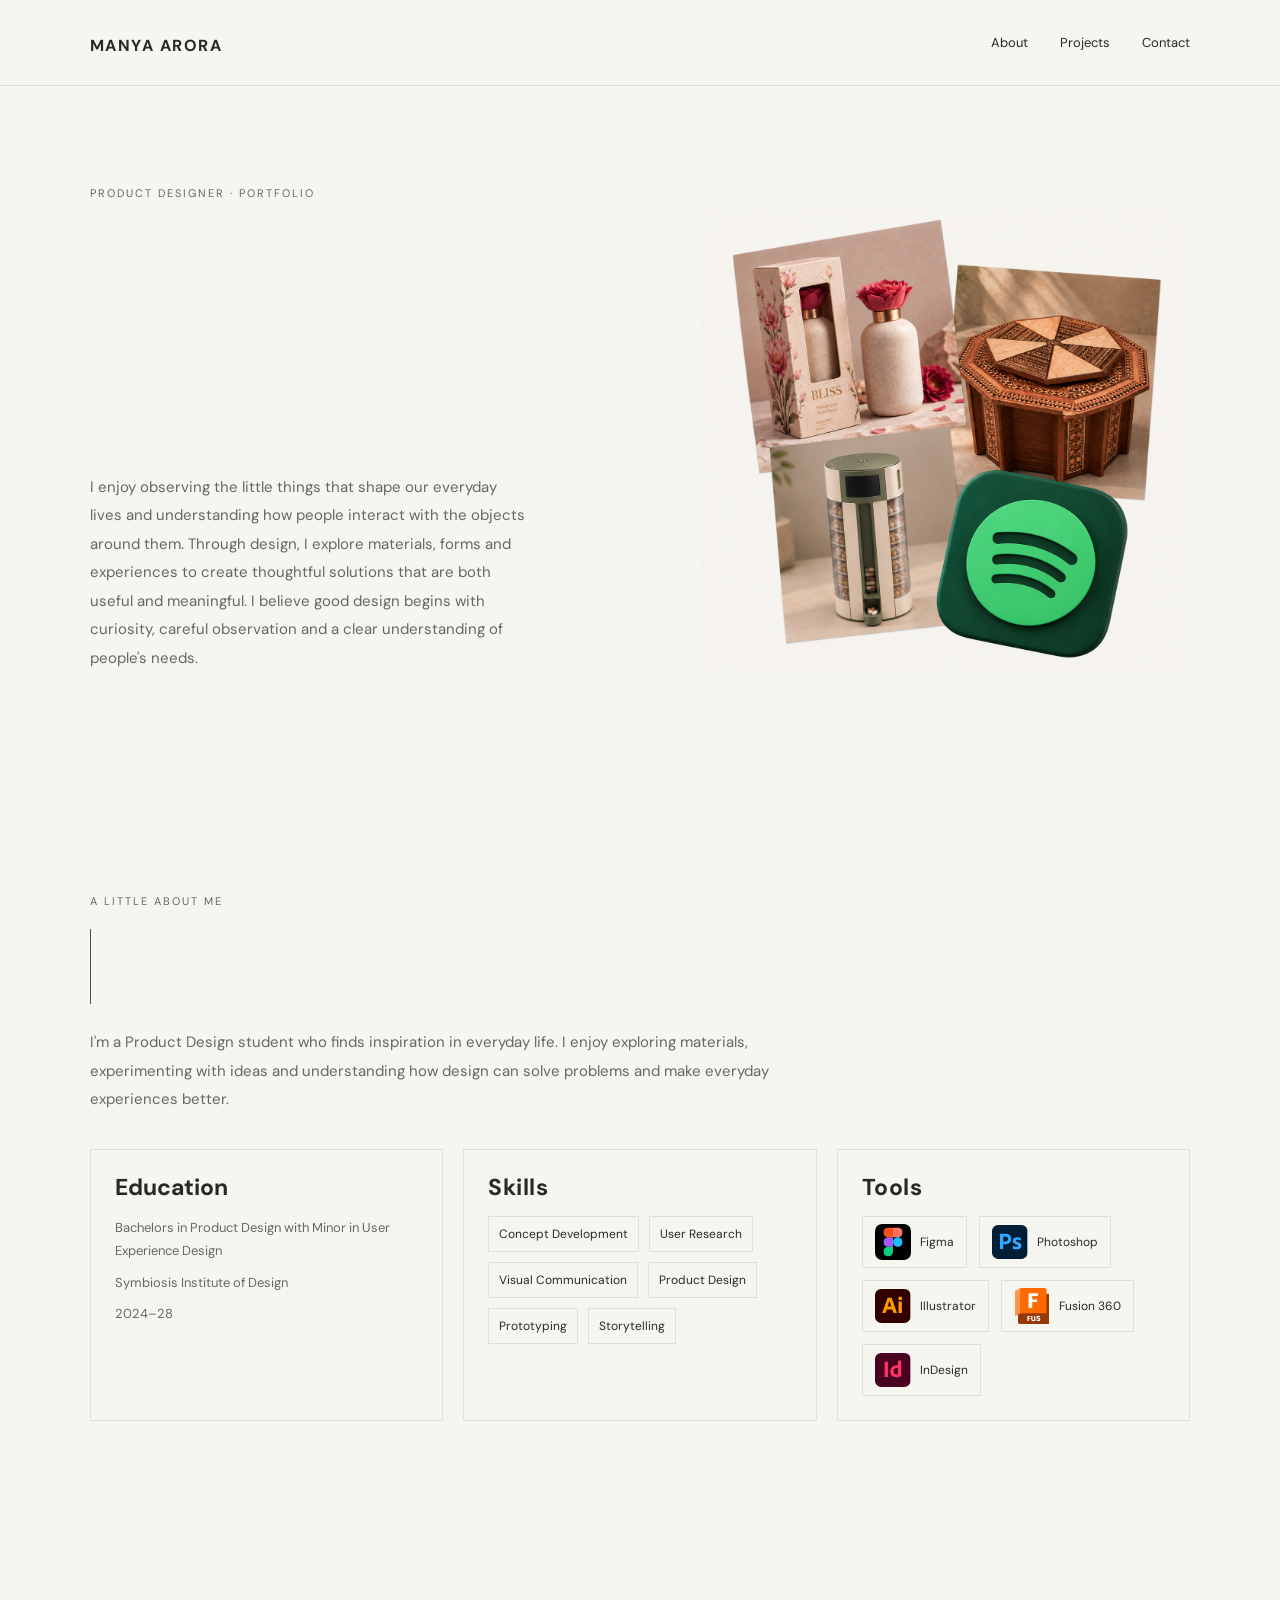
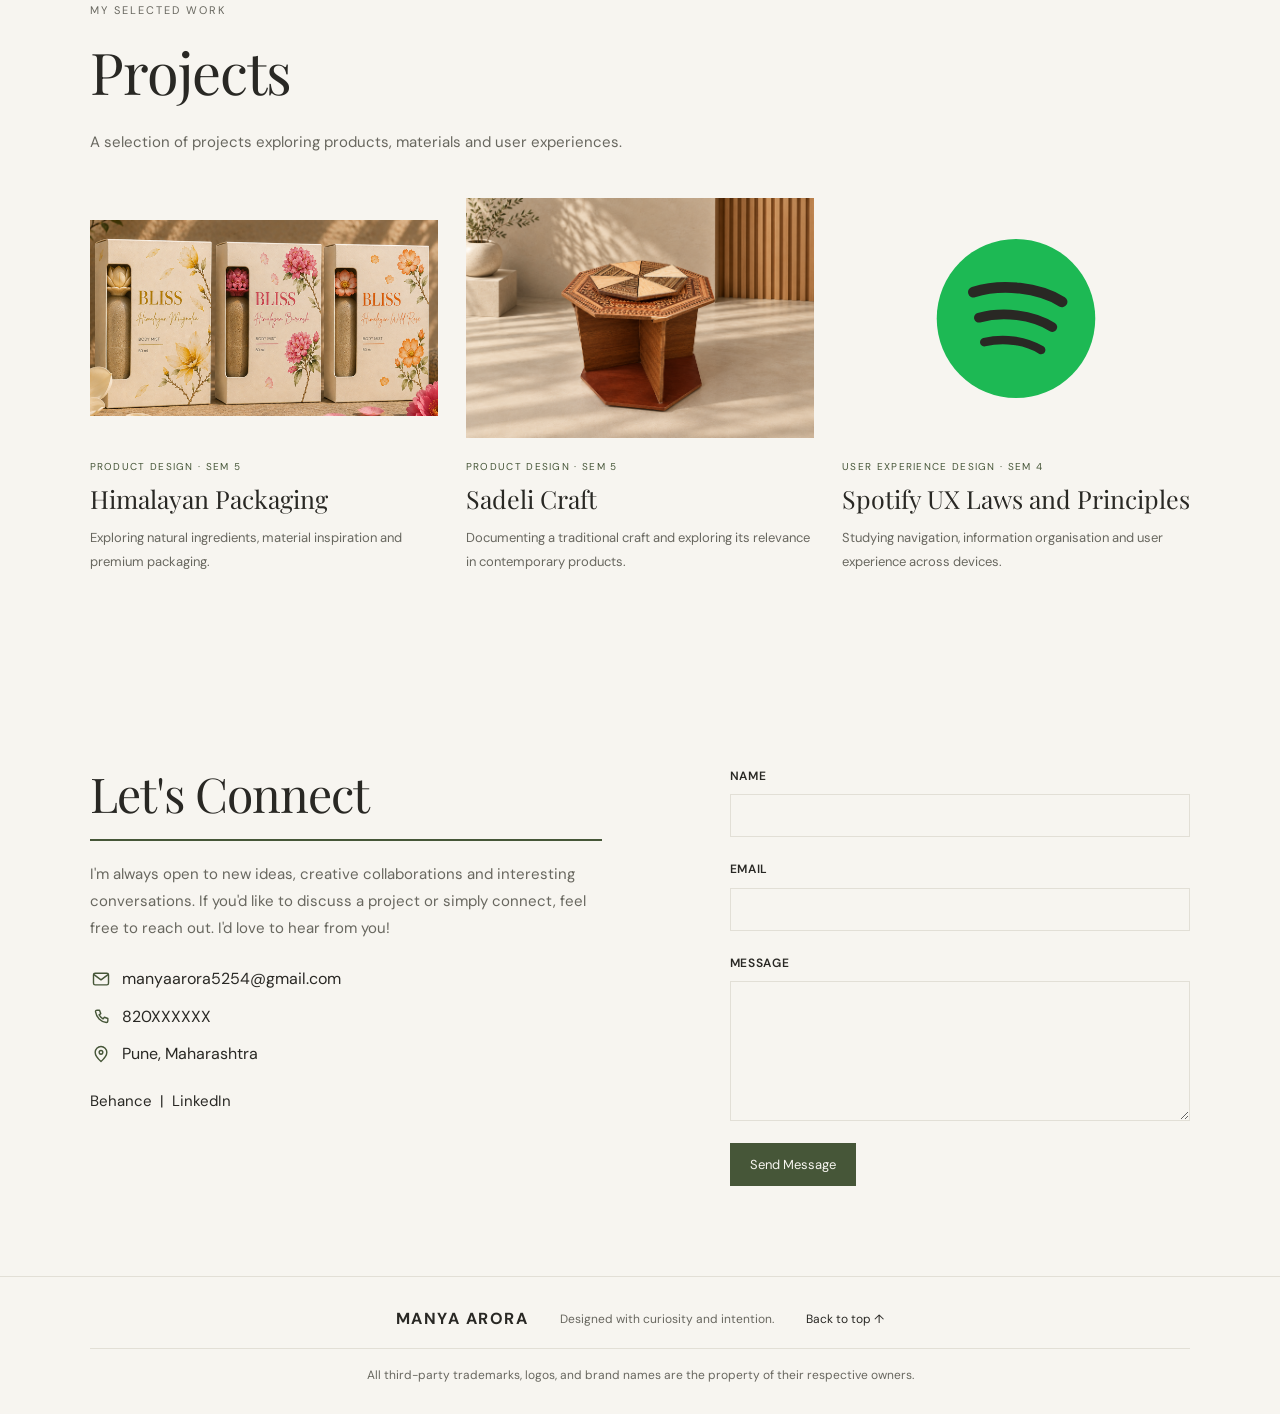
<file: index.html>
<!DOCTYPE html>
<html lang="en">
<head>
    <meta charset="UTF-8">
    <meta name="viewport" content="width=device-width, initial-scale=1.0">
    <title>Manya Arora | Product Designer</title>
    <link rel="stylesheet" href="assets/style.css">
</head>
<body>

    <!-- NAVIGATION -->
    <header class="site-header">
        <a class="logo" href="#home">MANYA ARORA<span></span></a>

        <nav class="main-nav">
            <a href="#about">About</a>
            <a href="#projects">Projects</a>
            <a href="#contact">Contact</a>
        </nav>
    </header>

    <!-- HOME -->
    <main>
        <section id="home" class="home-section">
            <div class="home-text">
                <p class="eyebrow">PRODUCT DESIGNER · PORTFOLIO</p>
                <h1 aria-label="Designing for everyday life.">
                    <span class="hero-line hero-line-one">Designing for</span><br>
                    <span class="hero-line hero-line-two">everyday life.</span>
                </h1>
                <p>
                    I enjoy observing the little things that shape our everyday lives and understanding how people interact with the objects around them. Through design, I explore materials, forms and experiences to create thoughtful solutions that are both useful and meaningful. I believe good design begins with curiosity, careful observation and a clear understanding of people's needs.
                </p>

            </div>

            <div class="home-image home-feature-image">
                <img src="assets/home-page-collage.png" alt="A collage of Himalayan packaging, Sadeli furniture, an automatic pill dispenser, and a Spotify concept">
            </div>
        </section>

        <!-- ABOUT -->
        <section id="about" class="content-section">
            <p class="eyebrow">A LITTLE ABOUT ME</p>

            <h2 class="about-greeting">
                <span class="typewriter" aria-label="Namaste. Hi, I'm Manya Arora.">
                    <span class="greeting-first">Namaste.</span>
                    <span class="greeting-second">Hi, I'm Manya Arora.</span>
                </span>
            </h2>

            <p>
                I'm a Product Design student who finds inspiration in everyday life. I enjoy exploring materials, experimenting with ideas and understanding how design can solve problems and make everyday experiences better.
            </p>

            <div class="about-boxes">
                <article class="info-card">
                    <h3>Education</h3>
                    <p>Bachelors in Product Design with Minor in User Experience Design</p>
                    <p>Symbiosis Institute of Design</p>
                    <p>2024–28</p>
                </article>

                <div class="detail-group">
                    <h3>Skills</h3>
                    <div class="tag-list">
                        <span class="skill-tag">Concept Development</span>
                        <span class="skill-tag">User Research</span>
                        <span class="skill-tag">Visual Communication</span>
                        <span class="skill-tag">Product Design</span>
                        <span class="skill-tag">Prototyping</span>
                        <span class="skill-tag">Storytelling</span>
                    </div>
                </div>

                <div class="detail-group">
                    <h3>Tools</h3>
                    <div class="tag-list">
                        <span class="skill-tag tool-item"><img class="tool-icon" src="assets/icons/figma.svg" alt="" aria-hidden="true">Figma</span>
                        <span class="skill-tag tool-item"><img class="tool-app-icon" src="assets/icons/photoshop.svg" alt="" aria-hidden="true">Photoshop</span>
                        <span class="skill-tag tool-item"><img class="tool-app-icon" src="assets/icons/illustrator.svg" alt="" aria-hidden="true">Illustrator</span>
                        <span class="skill-tag tool-item"><img class="tool-icon" src="assets/icons/fusion.svg" alt="" aria-hidden="true">Fusion 360</span>
                        <span class="skill-tag tool-item"><img class="tool-app-icon" src="assets/icons/indesign.svg" alt="" aria-hidden="true">InDesign</span>
                    </div>
                </div>
            </div>
        </section>

        <!-- PROJECTS -->
        <section id="projects" class="content-section">
            <p class="eyebrow">MY SELECTED WORK</p>
            <h2>Projects</h2>
            <p>A selection of projects exploring products, materials and user experiences.</p>

            <div class="project-grid">
                <a href="projects/himalayan-packaging.html" class="project-card">
                    <div class="project-image">
                        <img src="assets/himalayan-packaging.png" alt="Himalayan body mist packaging">
                    </div>
                    <p class="project-category">PRODUCT DESIGN · SEM 5</p>
                    <h3>Himalayan Packaging</h3>
                    <p>Exploring natural ingredients, material inspiration and premium packaging.</p>
                </a>

                <a href="projects/sadeli-craft.html" class="project-card">
                    <div class="project-image">
                        <img class="project-image-sadeli" src="assets/sadeli-table-landscape.png" alt="Sadeli inlay craft table">
                    </div>
                    <p class="project-category">PRODUCT DESIGN · SEM 5</p>
                    <h3>Sadeli Craft</h3>
                    <p>Documenting a traditional craft and exploring its relevance in contemporary products.</p>
                </a>

                <a href="projects/spotify-study.html" class="project-card">
                    <div class="project-image">
                        <img src="assets/spotify-icon-tile.svg" alt="Spotify logo">
                    </div>
                    <p class="project-category">USER EXPERIENCE DESIGN · SEM 4</p>
                    <h3>Spotify UX Laws and Principles</h3>
                    <p>Studying navigation, information organisation and user experience across devices.</p>
                </a>
            </div>
        </section>

        <!-- CONTACT -->
        <section id="contact" class="content-section contact-section">
            <div class="contact-info">
                <h2>Let's Connect</h2>
                <p class="contact-intro">I'm always open to new ideas, creative collaborations and interesting conversations. If you'd like to discuss a project or simply connect, feel free to reach out. I'd love to hear from you!</p>
                <div class="contact-details">
                    <p>
                        <span class="contact-icon" aria-hidden="true">
                            <svg viewBox="0 0 24 24" fill="none">
                                <rect x="3" y="5" width="18" height="14" rx="2" />
                                <path d="m4 7 8 6 8-6" />
                            </svg>
                        </span>
                        <a href="mailto:manyaarora5254@gmail.com">manyaarora5254@gmail.com</a>
                    </p>
                    <p>
                        <span class="contact-icon" aria-hidden="true">
                            <svg viewBox="0 0 24 24" fill="none">
                                <path d="M7.2 3.8h3l1.5 4.1-2 1.6a15 15 0 0 0 4.8 4.8l1.6-2 4.1 1.5v3c0 1-.8 1.8-1.8 1.8A15.4 15.4 0 0 1 5.4 5.6c0-1 .8-1.8 1.8-1.8Z" />
                            </svg>
                        </span>
                        <span>820XXXXXX</span>
                    </p>
                    <p>
                        <span class="contact-icon" aria-hidden="true">
                            <svg viewBox="0 0 24 24" fill="none">
                                <path d="M19 10c0 5-7 11-7 11S5 15 5 10a7 7 0 1 1 14 0Z" />
                                <circle cx="12" cy="10" r="2.2" />
                            </svg>
                        </span>
                        <span>Pune, Maharashtra</span>
                    </p>
                </div>
                <div class="social-links">
                    <a href="https://www.behance.net/manyaarora7" target="_blank" rel="noopener noreferrer">Behance</a>
                    <span aria-hidden="true">|</span>
                    <a href="https://www.linkedin.com/in/manya-arora-154233307/" target="_blank" rel="noopener noreferrer">LinkedIn</a>
                </div>
            </div>

            <form class="contact-form" action="mailto:manyaarora5254@gmail.com" method="post" enctype="text/plain">
                <div class="form-group">
                    <label for="name">NAME</label>
                    <input type="text" id="name" name="Name" required>
                </div>

                <div class="form-group">
                    <label for="email">EMAIL</label>
                    <input type="email" id="email" name="Email" required>
                </div>

                <div class="form-group">
                    <label for="message">MESSAGE</label>
                    <textarea id="message" name="Message" rows="5" required></textarea>
                </div>

                <button type="submit" class="primary-button">Send Message</button>
            </form>
        </section>
    </main>

    <!-- FOOTER -->
    <footer class="site-footer">
        <div class="footer-main">
            <a class="logo" href="#home">MANYA ARORA</a>
            <p>Designed with curiosity and intention.</p>
            <a href="#home">Back to top ↑</a>
        </div>
        <p class="trademark-notice">All third-party trademarks, logos, and brand names are the property of their respective owners.</p>
    </footer>

</body>
</html>
</file>
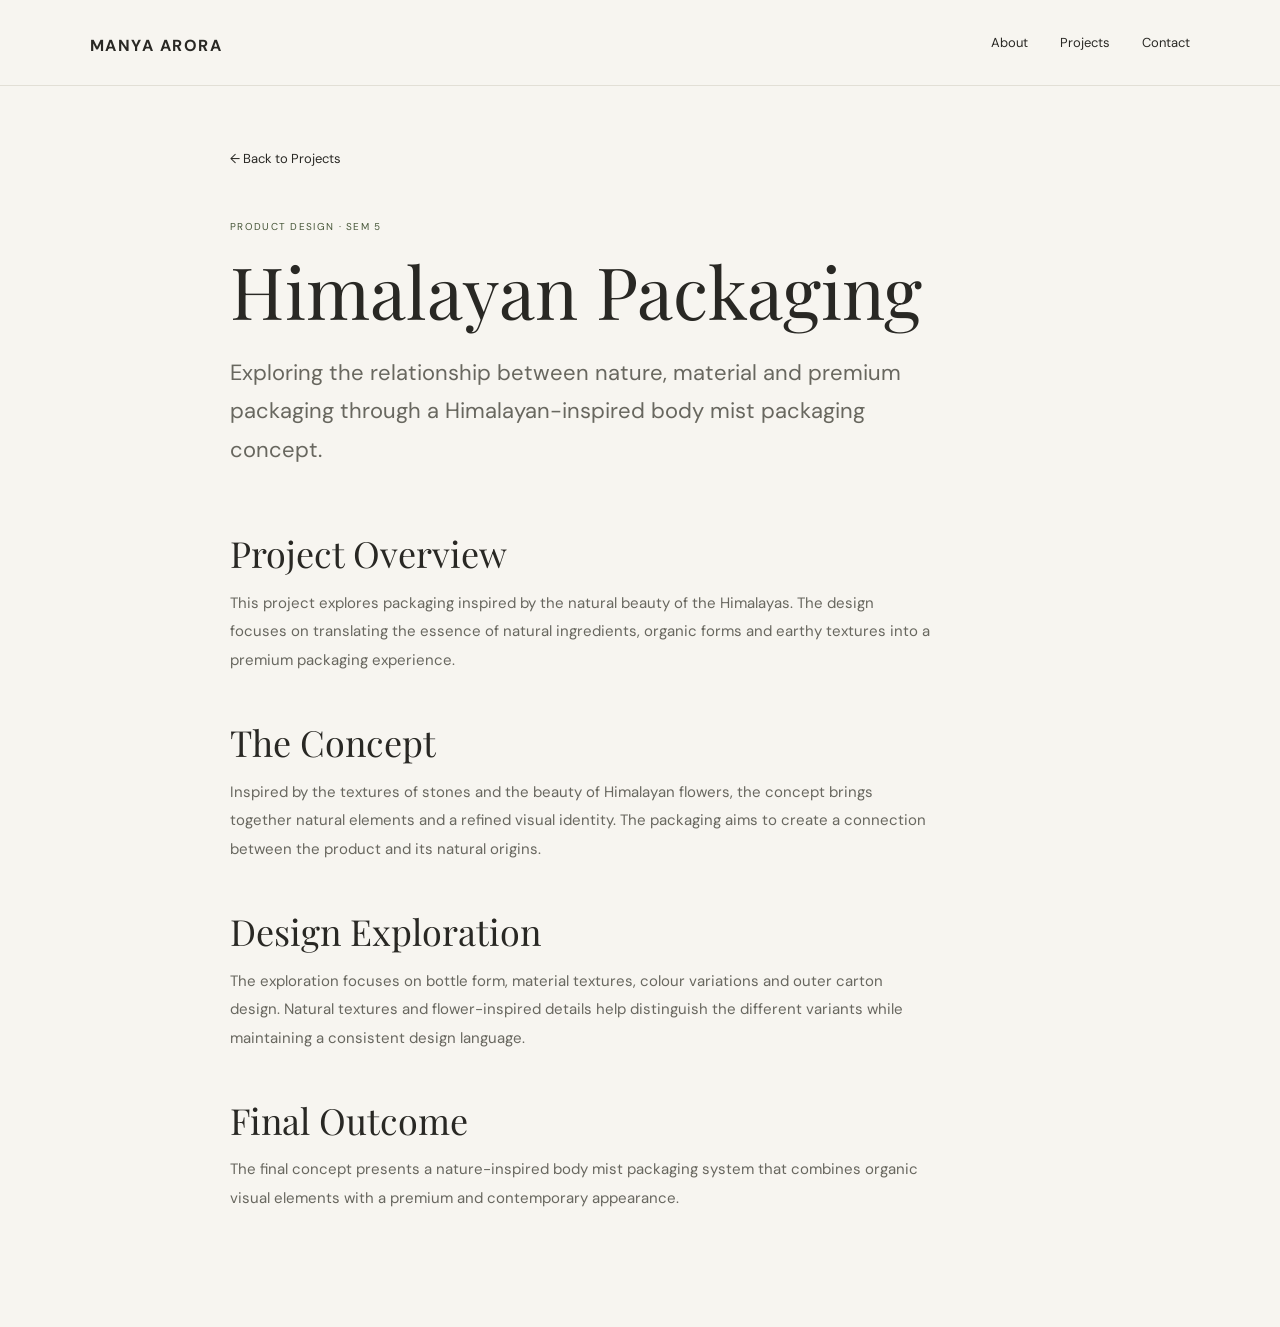
<file: projects/himalayan-packaging.html>
<!DOCTYPE html>
<html lang="en">
<head>
    <meta charset="UTF-8">
    <meta name="viewport" content="width=device-width, initial-scale=1.0">
    <title>Himalayan Packaging | Manya Arora</title>
    <link rel="stylesheet" href="../assets/style.css">
</head>
<body>
    <header class="site-header">
        <a class="logo" href="../index.html#home">MANYA ARORA<span></span></a>
        <nav class="main-nav">
            <a href="../index.html#about">About</a>
            <a href="../index.html#projects">Projects</a>
            <a href="../index.html#contact">Contact</a>
        </nav>
    </header>

    <main class="project-detail">
        <a class="project-back-link" href="../index.html#projects">← Back to Projects</a>

        <p class="project-category">PRODUCT DESIGN · SEM 5</p>

        <h1>Himalayan Packaging</h1>

        <p class="project-intro">
            Exploring the relationship between nature, material
            and premium packaging through a Himalayan-inspired
            body mist packaging concept.
        </p>

        <h2>Project Overview</h2>

        <p>
            This project explores packaging inspired by the
            natural beauty of the Himalayas. The design focuses
            on translating the essence of natural ingredients,
            organic forms and earthy textures into a premium
            packaging experience.
        </p>

        <h2>The Concept</h2>

        <p>
            Inspired by the textures of stones and the beauty
            of Himalayan flowers, the concept brings together
            natural elements and a refined visual identity.
            The packaging aims to create a connection between
            the product and its natural origins.
        </p>

        <h2>Design Exploration</h2>

        <p>
            The exploration focuses on bottle form, material
            textures, colour variations and outer carton design.
            Natural textures and flower-inspired details help
            distinguish the different variants while maintaining
            a consistent design language.
        </p>

        <h2>Final Outcome</h2>

        <p>
            The final concept presents a nature-inspired body
            mist packaging system that combines organic visual
            elements with a premium and contemporary appearance.
        </p>
    </main>
</body>
</html>
</file>
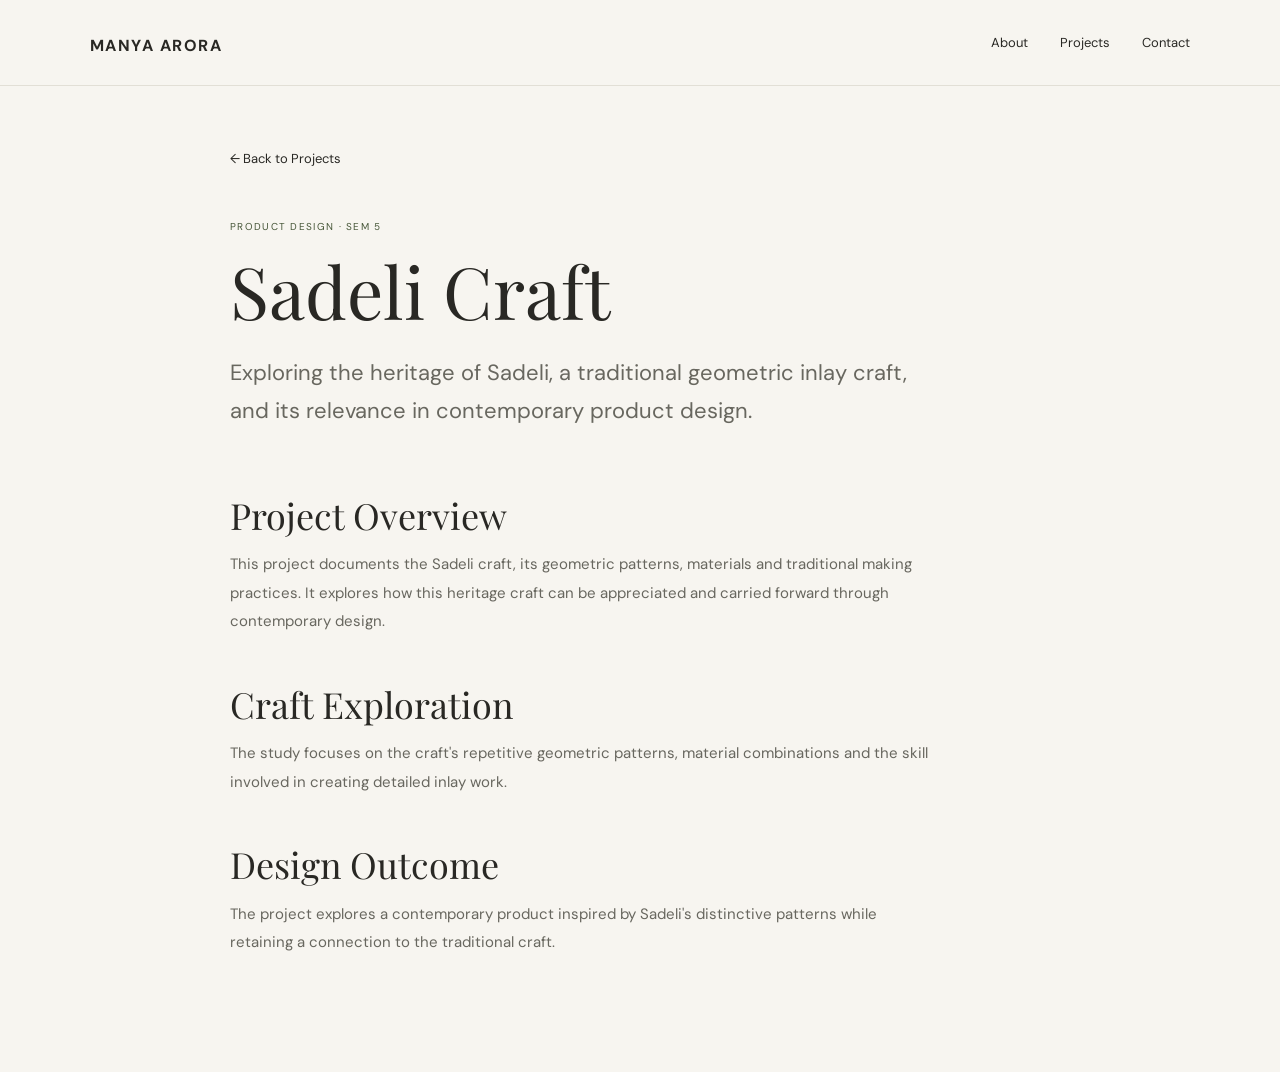
<file: projects/sadeli-craft.html>
<!DOCTYPE html>
<html lang="en">
<head>
    <meta charset="UTF-8">
    <meta name="viewport" content="width=device-width, initial-scale=1.0">
    <title>Sadeli Craft | Manya Arora</title>
    <link rel="stylesheet" href="../assets/style.css">
</head>
<body>
    <header class="site-header">
        <a class="logo" href="../index.html#home">MANYA ARORA<span></span></a>
        <nav class="main-nav">
            <a href="../index.html#about">About</a>
            <a href="../index.html#projects">Projects</a>
            <a href="../index.html#contact">Contact</a>
        </nav>
    </header>

    <main class="project-detail">
        <a class="project-back-link" href="../index.html#projects">← Back to Projects</a>

        <p class="project-category">PRODUCT DESIGN · SEM 5</p>
        <h1>Sadeli Craft</h1>

        <p class="project-intro">
            Exploring the heritage of Sadeli, a traditional geometric
            inlay craft, and its relevance in contemporary product design.
        </p>

        <h2>Project Overview</h2>
        <p>
            This project documents the Sadeli craft, its geometric
            patterns, materials and traditional making practices.
            It explores how this heritage craft can be appreciated
            and carried forward through contemporary design.
        </p>

        <h2>Craft Exploration</h2>
        <p>
            The study focuses on the craft's repetitive geometric
            patterns, material combinations and the skill involved
            in creating detailed inlay work.
        </p>

        <h2>Design Outcome</h2>
        <p>
            The project explores a contemporary product inspired
            by Sadeli's distinctive patterns while retaining a
            connection to the traditional craft.
        </p>
    </main>
</body>
</html>
</file>
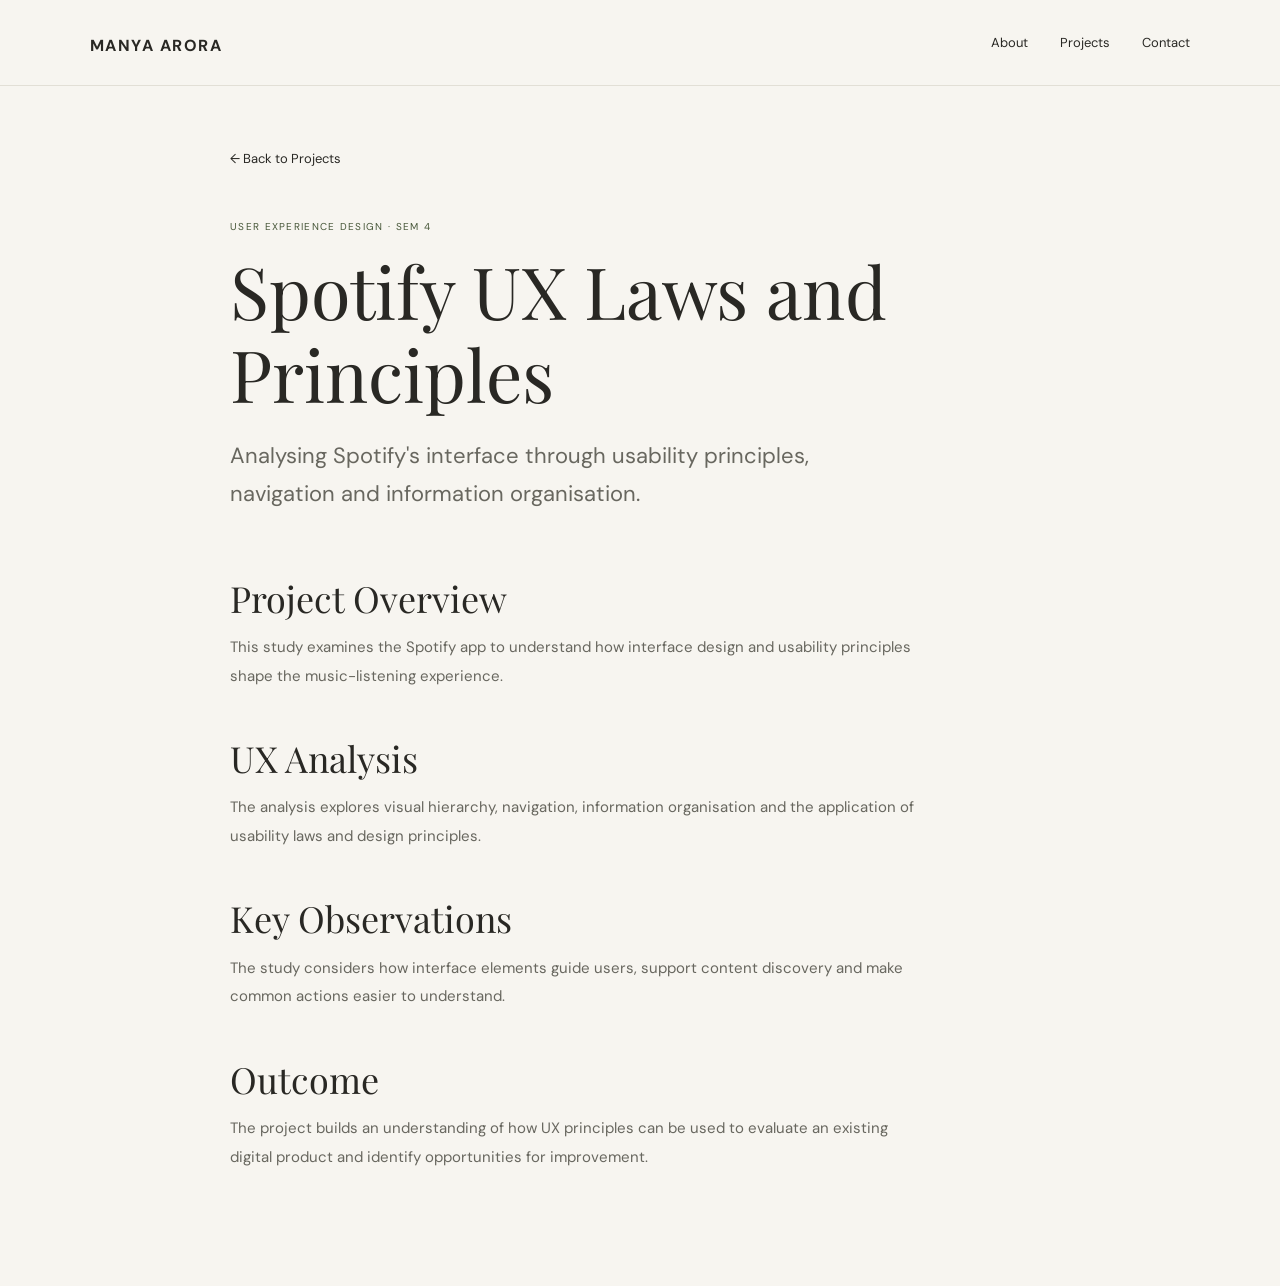
<file: projects/spotify-study.html>
<!DOCTYPE html>
<html lang="en">
<head>
    <meta charset="UTF-8">
    <meta name="viewport" content="width=device-width, initial-scale=1.0">
    <title>Spotify UX Study | Manya Arora</title>
    <link rel="stylesheet" href="../assets/style.css">
</head>
<body>
    <header class="site-header">
        <a class="logo" href="../index.html#home">MANYA ARORA<span></span></a>
        <nav class="main-nav">
            <a href="../index.html#about">About</a>
            <a href="../index.html#projects">Projects</a>
            <a href="../index.html#contact">Contact</a>
        </nav>
    </header>

    <main class="project-detail">
        <a class="project-back-link" href="../index.html#projects">← Back to Projects</a>

        <p class="project-category">USER EXPERIENCE DESIGN · SEM 4</p>
        <h1>Spotify UX Laws and Principles</h1>

        <p class="project-intro">
            Analysing Spotify's interface through usability principles,
            navigation and information organisation.
        </p>

        <h2>Project Overview</h2>
        <p>
            This study examines the Spotify app to understand how
            interface design and usability principles shape the
            music-listening experience.
        </p>

        <h2>UX Analysis</h2>
        <p>
            The analysis explores visual hierarchy, navigation,
            information organisation and the application of
            usability laws and design principles.
        </p>

        <h2>Key Observations</h2>
        <p>
            The study considers how interface elements guide users,
            support content discovery and make common actions easier
            to understand.
        </p>

        <h2>Outcome</h2>
        <p>
            The project builds an understanding of how UX principles
            can be used to evaluate an existing digital product
            and identify opportunities for improvement.
        </p>
    </main>
</body>
</html>
</file>
<file: assets/style.css>
@import url('https://fonts.googleapis.com/css2?family=DM+Sans:wght@400;500;600;700&family=Playfair+Display:wght@400;500;600;700&display=swap');

:root {
    --ivory: #F7F5F0;
    --charcoal: #292824;
    --olive: #465638;
    --muted: #68675F;
    --line: #E2DFD6;
}

/* BASIC SETUP */

* {
    box-sizing: border-box;
}

html {
    scroll-behavior: smooth;
    scroll-padding-top: 90px;
}

body {
    margin: 0;
    background: var(--ivory);
    color: var(--charcoal);
    font-family: 'DM Sans', sans-serif;
    font-size: 15px;
    line-height: 1.7;
}

a {
    color: inherit;
}

h1, h2, h3 {
    font-family: 'Playfair Display', Georgia, serif;
    font-weight: 400;
    line-height: 1.15;
}

p {
    margin-top: 0;
}

/* NAVIGATION */

.site-header {
    display: flex;
    align-items: center;
    justify-content: space-between;
    padding: 24px 7%;
    border-bottom: 1px solid var(--line);
    background: var(--ivory);
    position: fixed;
    top: 0;
    right: 0;
    left: 0;
    z-index: 1000;
}

body {
    padding-top: 82px;
}

.logo {
    color: var(--charcoal);
    text-decoration: none;
    font-size: 16px;
    font-weight: 700;
    letter-spacing: 1.5px;
}

.logo span {
    font-family: 'Playfair Display', Georgia, serif;
    font-size: 22px;
}

.main-nav {
    display: flex;
    align-items: center;
    gap: 32px;
}

.main-nav a {
    display: inline-block;
    color: var(--charcoal);
    text-decoration: none;
    font-size: 13px;
    font-weight: 400;
    transition: transform 0.2s ease, font-weight 0.2s ease;
}

.main-nav a:hover {
    font-weight: 700;
    transform: translateY(-3px);
}

/* HOME */

.home-section {
    display: grid;
    grid-template-columns: 1fr 0.9fr;
    align-items: center;
    gap: 65px;
    padding: 90px 7%;
}

.home-text {
    max-width: 600px;
}

.eyebrow {
    margin-bottom: 18px;
    color: var(--muted);
    font-size: 11px;
    letter-spacing: 2px;
    text-transform: uppercase;
}

.home-text h1 {
    margin: 0 0 24px;
    font-size: clamp(52px, 6vw, 82px);
    letter-spacing: -2px;
    line-height: 1.2;
    min-height: 2.4em;
}

.hero-line {
    display: inline-block;
    width: 0;
    overflow: hidden;
    white-space: nowrap;
    line-height: 1.2;
    padding-bottom: 0.1em;
    vertical-align: baseline;
}

.hero-line-one {
    animation: hero-type-one 10s linear 0.3s infinite;
}

.hero-line-two {
    animation: hero-type-two 10s linear 0.3s infinite;
}

.hero-line-two::after {
    content: "";
    display: inline-block;
    height: 0.8em;
    margin-left: 1px;
    border-right: 1px solid var(--olive);
    vertical-align: -0.04em;
    animation: blink-cursor 0.7s step-end 2.9s infinite;
}

@keyframes hero-type-one {
    0% { width: 0; animation-timing-function: steps(13, end); }
    26% { width: 13ch; }
    72% { width: 13ch; animation-timing-function: steps(13, end); }
    82% { width: 0; }
    100% { width: 0; }
}

@keyframes hero-type-two {
    0% { width: 0; }
    26% { width: 0; animation-timing-function: steps(10, end); }
    56% { width: 10ch; }
    72% { width: 10ch; animation-timing-function: steps(10, end); }
    82% { width: 0; }
    100% { width: 0; }
}

.greeting-first,
.greeting-second {
    position: absolute;
    top: 0;
    left: 0;
    width: 0;
    overflow: hidden;
    white-space: nowrap;
    border-right: 1px solid var(--olive);
    animation: blink-cursor 0.7s step-end infinite;
}

.greeting-first {
    animation:
        greeting-first 9s linear 0.3s infinite,
        blink-cursor 0.7s step-end 0.3s infinite;
}

.greeting-second {
    visibility: hidden;
    animation:
        greeting-second 9s linear 0.3s infinite,
        blink-cursor 0.7s step-end 5.7s infinite;
}

@keyframes greeting-first {
    0% { width: 0; visibility: visible; animation-timing-function: steps(8, end); }
    24% { width: 8ch; }
    42% { width: 8ch; animation-timing-function: steps(8, end); }
    60% { width: 0; }
    60.1%, 100% { visibility: hidden; }
}

@keyframes greeting-second {
    0%, 60% { width: 0; visibility: hidden; }
    60.1% { width: 0; visibility: visible; animation-timing-function: steps(20, end); }
    100% { width: 20ch; visibility: visible; }
}

.home-text > p:not(.eyebrow) {
    max-width: 440px;
    margin-bottom: 28px;
    color: var(--muted);
    line-height: 1.9;
}

.home-buttons {
    display: flex;
    align-items: center;
    flex-wrap: wrap;
    gap: 22px;
}

.primary-button {
    display: inline-block;
    padding: 13px 20px;
    background: var(--olive);
    color: var(--ivory);
    text-decoration: none;
    font-size: 13px;
    transition: background 0.2s ease, transform 0.2s ease;
}

.primary-button:hover {
    background: var(--charcoal);
    transform: translateY(-2px);
}

.text-link {
    display: inline-block;
    padding-bottom: 3px;
    border-bottom: 1px solid var(--olive);
    text-decoration: none;
    font-size: 13px;
}

.home-image {
    width: 100%;
    height: 440px;
    overflow: hidden;
    background: var(--ivory);
}

.home-image img {
    display: block;
    width: 100%;
    height: 100%;
    object-fit: cover;
}

.home-feature-image {
    height: 540px;
    overflow: visible;
    background: transparent;
}

.home-feature-image img {
    object-fit: contain;
}

.project-collage {
    display: grid;
    grid-template-columns: repeat(6, minmax(0, 1fr));
    grid-template-rows: repeat(5, minmax(0, 1fr));
    gap: 8px;
    height: 440px;
    overflow: visible;
    background: transparent;
}

.project-collage img {
    min-width: 0;
    min-height: 0;
    border-radius: 3px;
    background: var(--ivory);
    object-fit: contain;
}

.project-collage .collage-packaging {
    grid-area: 1 / 1 / 4 / 7;
}

.project-collage .collage-sadeli {
    grid-area: 4 / 1 / 6 / 4;
}

.project-collage .collage-dispenser {
    grid-area: 4 / 4 / 6 / 7;
}

/* SHARED CONTENT SECTIONS */

.content-section {
    padding: 90px 7%;
}

.content-section h2 {
    margin: 0 0 24px;
    font-size: clamp(38px, 4.5vw, 58px);
    letter-spacing: -1px;
}

.content-section > p:not(.eyebrow) {
    max-width: 680px;
    color: var(--muted);
    line-height: 1.9;
}

/* ABOUT */

.info-grid {
    display: grid;
    grid-template-columns: repeat(3, minmax(0, 1fr));
    gap: 20px;
    margin-top: 45px;
}

/* ABOUT — SEQUENTIAL TYPEWRITER */

.about-greeting {
    display: block;
    margin-bottom: 24px;
    line-height: 1.3;
    min-height: 1.3em;
    white-space: nowrap;
}

.typewriter {
    position: relative;
    display: block;
    height: 1.3em;
    font-size: inherit;
    font-size: clamp(20px, 5vw, 58px);
}

@keyframes blink-cursor {
    50% { border-color: transparent; }
}

@media (prefers-reduced-motion: reduce) {
    .hero-line {
        width: auto;
        overflow: visible;
        animation: none;
    }

    .hero-line-two,
    .greeting-first {
        display: none;
    }

    .typewriter,
    .greeting-second {
        position: static;
        width: auto;
        height: auto;
        overflow: visible;
        white-space: normal;
        border: none;
        animation: none;
        visibility: visible;
    }
}

.info-card {
    padding: 25px;
    border: 1px solid var(--line);
}

.info-card h3 {
    margin-top: 0;
    font-size: 23px;
}

.info-card p {
    margin-bottom: 8px;
    color: var(--muted);
    font-size: 13px;
}

/* PROJECTS */

.project-grid {
    display: grid;
    grid-template-columns: repeat(3, minmax(0, 1fr));
    gap: 28px;
    margin-top: 42px;
}

.project-card {
    display: block;
    min-width: 0;
    color: var(--charcoal);
    text-decoration: none;
}

.project-image {
    width: 100%;
    height: 240px;
    margin-bottom: 20px;
    overflow: hidden;
    background: var(--ivory);
}

.project-image img {
    display: block;
    width: 100%;
    height: 100%;
    object-fit: contain;
    transition: transform 0.3s ease;
}

.project-image img.project-image-sadeli {
    object-fit: cover;
    object-position: center 54%;
}

.project-card:hover .project-image img {
    transform: scale(1.03);
}

.project-category {
    margin-bottom: 10px;
    color: var(--olive);
    font-size: 10px;
    letter-spacing: 1.3px;
}

.project-card h3 {
    margin: 0 0 12px;
    font-size: 25px;
}

.project-card > p:not(.project-category) {
    color: var(--muted);
    font-size: 13px;
    line-height: 1.8;
}

.project-link {
    display: inline-block;
    margin-top: 8px;
    padding-bottom: 3px;
    border-bottom: 1px solid var(--olive);
    font-size: 12px;
}

/* PROJECT DETAIL PAGE */

.project-detail {
    width: min(90%, 820px);
    margin: 0 auto;
    padding: 64px 0 100px;
}

.project-back-link {
    display: inline-block;
    margin-bottom: 48px;
    text-decoration: none;
    font-size: 13px;
}

.project-detail .project-category {
    margin-bottom: 14px;
}

.project-detail h1 {
    margin: 0 0 22px;
    font-size: clamp(42px, 7vw, 72px);
}

.project-detail .project-intro {
    max-width: 680px;
    margin-bottom: 64px;
    color: var(--muted);
    font-size: clamp(18px, 2.4vw, 22px);
    line-height: 1.75;
}

.project-detail h2 {
    margin: 48px 0 14px;
    font-size: clamp(27px, 4vw, 36px);
}

.project-detail > p:not(.project-category, .project-intro) {
    max-width: 700px;
    color: var(--muted);
    line-height: 1.9;
}

@media (max-width: 600px) {
    .project-detail {
        width: 90%;
        padding-top: 36px;
    }

    .project-back-link {
        margin-bottom: 36px;
    }
}

/* CONTACT */

.contact-section {
    display: grid;
    grid-template-columns: minmax(0, 1fr) minmax(0, 0.9fr);
    align-items: start;
    gap: clamp(48px, 10vw, 150px);
    background: var(--ivory);
}

.contact-info h2 {
    margin: 0 0 28px;
    padding-bottom: 18px;
    border-bottom: 2px solid var(--olive);
    font-size: clamp(34px, 4.5vw, 48px);
}

.contact-intro {
    max-width: 520px;
    margin: -8px 0 24px;
    color: var(--muted);
    line-height: 1.8;
}

.contact-details {
    display: grid;
    gap: 12px;
    margin: 0 0 22px;
}

.contact-details p {
    display: flex;
    align-items: center;
    gap: 10px;
    margin: 0;
    color: var(--charcoal);
    font-size: 16px;
    line-height: 1.6;
}

.contact-details a,
.social-links a {
    text-decoration: none;
}

.contact-details a {
    overflow-wrap: anywhere;
}

.contact-details a:hover,
.social-links a:hover {
    color: var(--olive);
    text-decoration: underline;
    text-underline-offset: 3px;
}

.contact-icon {
    display: inline-flex;
    width: 22px;
    height: 22px;
    flex: 0 0 22px;
    justify-content: center;
    align-items: center;
    color: var(--olive);
}

.contact-icon svg {
    display: block;
    width: 20px;
    height: 20px;
    stroke: currentColor;
    stroke-width: 1.7;
    stroke-linecap: round;
    stroke-linejoin: round;
}

.social-links {
    display: flex;
    align-items: center;
    gap: 8px;
    font-size: 15px;
}

/* FOOTER */

.site-footer {
    display: flex;
    flex-direction: column;
    align-items: center;
    gap: 16px;
    padding: 28px 7%;
    border-top: 1px solid var(--line);
}

.footer-main {
    display: flex;
    width: 100%;
    align-items: center;
    justify-content: center;
    gap: 32px;
}

.site-footer p {
    margin: 0;
    color: var(--muted);
    font-size: 12px;
}

.site-footer .trademark-notice {
    width: 100%;
    padding-top: 16px;
    border-top: 1px solid var(--line);
    text-align: center;
}

.footer-main > a:last-child {
    font-size: 12px;
    text-decoration: none;
}

/* RESPONSIVE LAYOUT */

@media (max-width: 950px) {
    .project-grid,
    .about-boxes {
        grid-template-columns: repeat(2, minmax(0, 1fr));
    }
}

@media (max-width: 800px) {
    .site-header {
        padding-right: 5%;
        padding-left: 5%;
    }

    .main-nav {
        gap: clamp(16px, 3vw, 26px);
    }

    .home-section {
        grid-template-columns: 1fr;
        gap: 40px;
        padding-top: 60px;
        padding-bottom: 60px;
    }

    .home-image {
        height: 360px;
    }

    .home-feature-image {
        height: 440px;
    }

    .project-collage {
        height: 380px;
    }

    .info-grid {
        grid-template-columns: 1fr;
    }

}

@media (max-width: 600px) {
    body {
        padding-top: 112px;
    }

    html {
        scroll-padding-top: 112px;
    }

    .site-header {
        align-items: flex-start;
        flex-direction: column;
        gap: 18px;
        padding: 20px 5%;
    }

    .main-nav {
        gap: clamp(14px, 5vw, 20px);
        flex-wrap: wrap;
    }

    .home-section,
    .content-section {
        padding: 55px 5%;
    }

    .home-text h1 {
        font-size: clamp(36px, 10.5vw, 54px);
        letter-spacing: -1.5px;
    }

    .home-image {
        height: 300px;
    }

    .home-feature-image {
        height: 380px;
    }

    .project-collage {
        height: 320px;
        gap: 5px;
    }

    .project-grid {
        grid-template-columns: 1fr;
        gap: 36px;
    }

    .about-boxes {
        grid-template-columns: 1fr;
    }

    .about-boxes .info-card,
    .about-boxes .detail-group {
        padding: 20px;
    }

    .about-boxes .tool-item {
        gap: 8px;
        padding: 7px 10px;
    }

    .project-image {
        height: 260px;
    }

    .site-footer {
        padding: 25px 5%;
    }

    .footer-main {
        flex-direction: column;
        gap: 14px;
    }
}

/* CONTACT FORM */

.contact-form {
    width: 100%;
    max-width: 560px;
    margin: 0;
}

.form-row {
    display: grid;
    grid-template-columns: 1fr 1fr;
    gap: 22px;
}

.form-group {
    display: flex;
    flex-direction: column;
    gap: 8px;
    margin-bottom: 22px;
}

.form-group label {
    font-size: 12px;
    font-weight: 600;
    letter-spacing: 0.7px;
}

.form-group input,
.form-group textarea {
    width: 100%;
    padding: 12px 14px;
    border: 1px solid var(--line);
    border-radius: 0;
    background: var(--ivory);
    color: var(--charcoal);
    font-family: 'DM Sans', sans-serif;
    font-size: 13px;
}

.form-group input:focus,
.form-group textarea:focus {
    outline: none;
    border-color: var(--olive);
}

.form-group textarea {
    resize: vertical;
    min-height: 140px;
}

.contact-form button {
    border: none;
    cursor: pointer;
    font-family: 'DM Sans', sans-serif;
}

.contact-form .primary-button {
    justify-self: start;
    margin-top: 0;
}

@media (max-width: 800px) {
    .contact-section {
        grid-template-columns: 1fr;
        gap: 42px;
    }
}

@media (max-width: 600px) {
    .contact-section {
        grid-template-columns: 1fr;
        gap: 42px;
    }

    .contact-details p {
        font-size: 14px;
    }

    .about-greeting {
        font-size: clamp(26px, 8vw, 38px);
    }

    .form-row {
        grid-template-columns: 1fr;
        gap: 0;
    }
}

/* SKILLS & TOOLS */

.about-details {
    display: grid;
    grid-template-columns: repeat(2, minmax(0, 1fr));
    gap: 24px;
    margin-top: 35px;
}

.detail-group {
    padding: 24px;
    border: 1px solid var(--line);
    background: var(--ivory);
    min-width: 0;
}

.detail-group h3 {
    margin: 0 0 16px;
    font-family: 'DM Sans', sans-serif;
    font-size: 14px;
    font-weight: 600;
}

.tag-list {
    display: flex;
    flex-wrap: wrap;
    gap: 10px;
}

.skill-tag {
    display: inline-block;
    padding: 8px 12px;
    border: 1px solid var(--line);
    background: var(--ivory);
    color: var(--charcoal);
    font-size: 12px;
    transition: transform 0.2s ease, background-color 0.2s ease;
}

.skill-tag:hover {
    transform: translateY(-3px);
    background-color: color-mix(in srgb, var(--olive) 10%, var(--ivory));
    border-color: var(--olive);
}

@media (max-width: 600px) {
    .about-details {
        grid-template-columns: 1fr;
    }
}

.detail-group h3 {
    margin: 0 0 14px;
    font-family: 'DM Sans', sans-serif;
    font-size: 13px;
    font-weight: 600;
    letter-spacing: 0.5px;
}

.tag-list {
    display: flex;
    flex-wrap: wrap;
    gap: 10px;
}

.skill-tag {
    display: inline-block;
    padding: 9px 15px;
    border: 1px solid var(--line);
    background: var(--ivory);
    color: var(--charcoal);
    font-family: 'DM Sans', sans-serif;
    font-size: 12px;
    line-height: 1.5;
    transition:
        transform 0.2s ease,
        border-color 0.2s ease,
        background-color 0.2s ease;
}

.skill-tag:hover {
    transform: translateY(-3px);
    border-color: var(--olive);
    background-color: var(--ivory);
}

@media (prefers-reduced-motion: reduce) {
    .skill-tag {
        transition: none;
    }

    .skill-tag:hover {
        transform: none;
    }
}

/* ALIGN EDUCATION, SKILLS AND TOOLS BOXES */

.info-grid,
.about-details {
    align-items: stretch;
}

.info-card,
.about-details .detail-group {
    height: 100%;
    min-height: 200px;
    padding: 24px;
    border: 1px solid var(--line);
    box-sizing: border-box;
}

/* ABOUT BOXES — EQUAL SIZE */

.about-boxes {
    display: grid;
    grid-template-columns: repeat(3, minmax(0, 1fr));
    align-items: stretch;
    gap: 20px;
    margin-top: 35px;
}

.about-boxes .info-card,
.about-boxes .detail-group {
    min-width: 0;
    height: 100%;
    padding: 24px;
    border: 1px solid var(--line);
    background: var(--ivory);
    box-sizing: border-box;
}

.about-boxes .info-card h3,
.about-boxes .detail-group h3 {
    margin-top: 0;
    margin-bottom: 16px;
    font-family: 'DM Sans', sans-serif;
    font-size: 23px;
    font-weight: 700;
    text-align: left;
}

.about-boxes .info-card p {
    font-size: 13px;
    line-height: 1.8;
}

.about-boxes .tag-list {
    display: flex;
    flex-wrap: wrap;
    gap: 10px;
}

.about-boxes .skill-tag {
    padding: 8px 10px;
    border: 1px solid var(--line);
    font-size: 12px;
    transition: transform 0.2s ease, background-color 0.2s ease;
}

.about-boxes .skill-tag:hover {
    transform: translateY(-3px);
    background-color: color-mix(in srgb, var(--olive) 10%, var(--ivory));
    border-color: var(--olive);
}

.about-boxes .detail-group:last-child {
    text-align: left;
}

.about-boxes .detail-group:last-child .tag-list {
    justify-content: flex-start;
    gap: 12px;
}

.about-boxes .detail-group:nth-child(2) {
    text-align: left;
}

.about-boxes .detail-group:nth-child(2) .tag-list {
    justify-content: flex-start;
}

.about-boxes .tool-item {
    display: inline-flex;
    align-items: center;
    justify-content: center;
    gap: 9px;
    min-height: 44px;
    padding: 7px 12px;
}

.tool-icon {
    display: block;
    width: 36px;
    height: 36px;
    flex: 0 0 36px;
    object-fit: contain;
}

.tool-app-icon {
    display: block;
    width: 36px;
    height: 36px;
    flex: 0 0 36px;
    object-fit: contain;
}

@media (max-width: 700px) {
    .about-boxes {
        grid-template-columns: 1fr;
    }
}

@media (max-width: 420px) {
    .site-header {
        gap: 14px;
        padding-top: 16px;
        padding-bottom: 16px;
    }

    .logo {
        font-size: 14px;
    }

    .main-nav a {
        font-size: 12px;
    }

    .home-section,
    .content-section {
        padding-right: 5%;
        padding-left: 5%;
    }

    .home-feature-image {
        height: 340px;
    }

    .project-image {
        height: 220px;
    }

    .project-detail h1 {
        font-size: clamp(36px, 11vw, 48px);
    }

    .footer-main {
        gap: 10px;
    }
}
</file>
